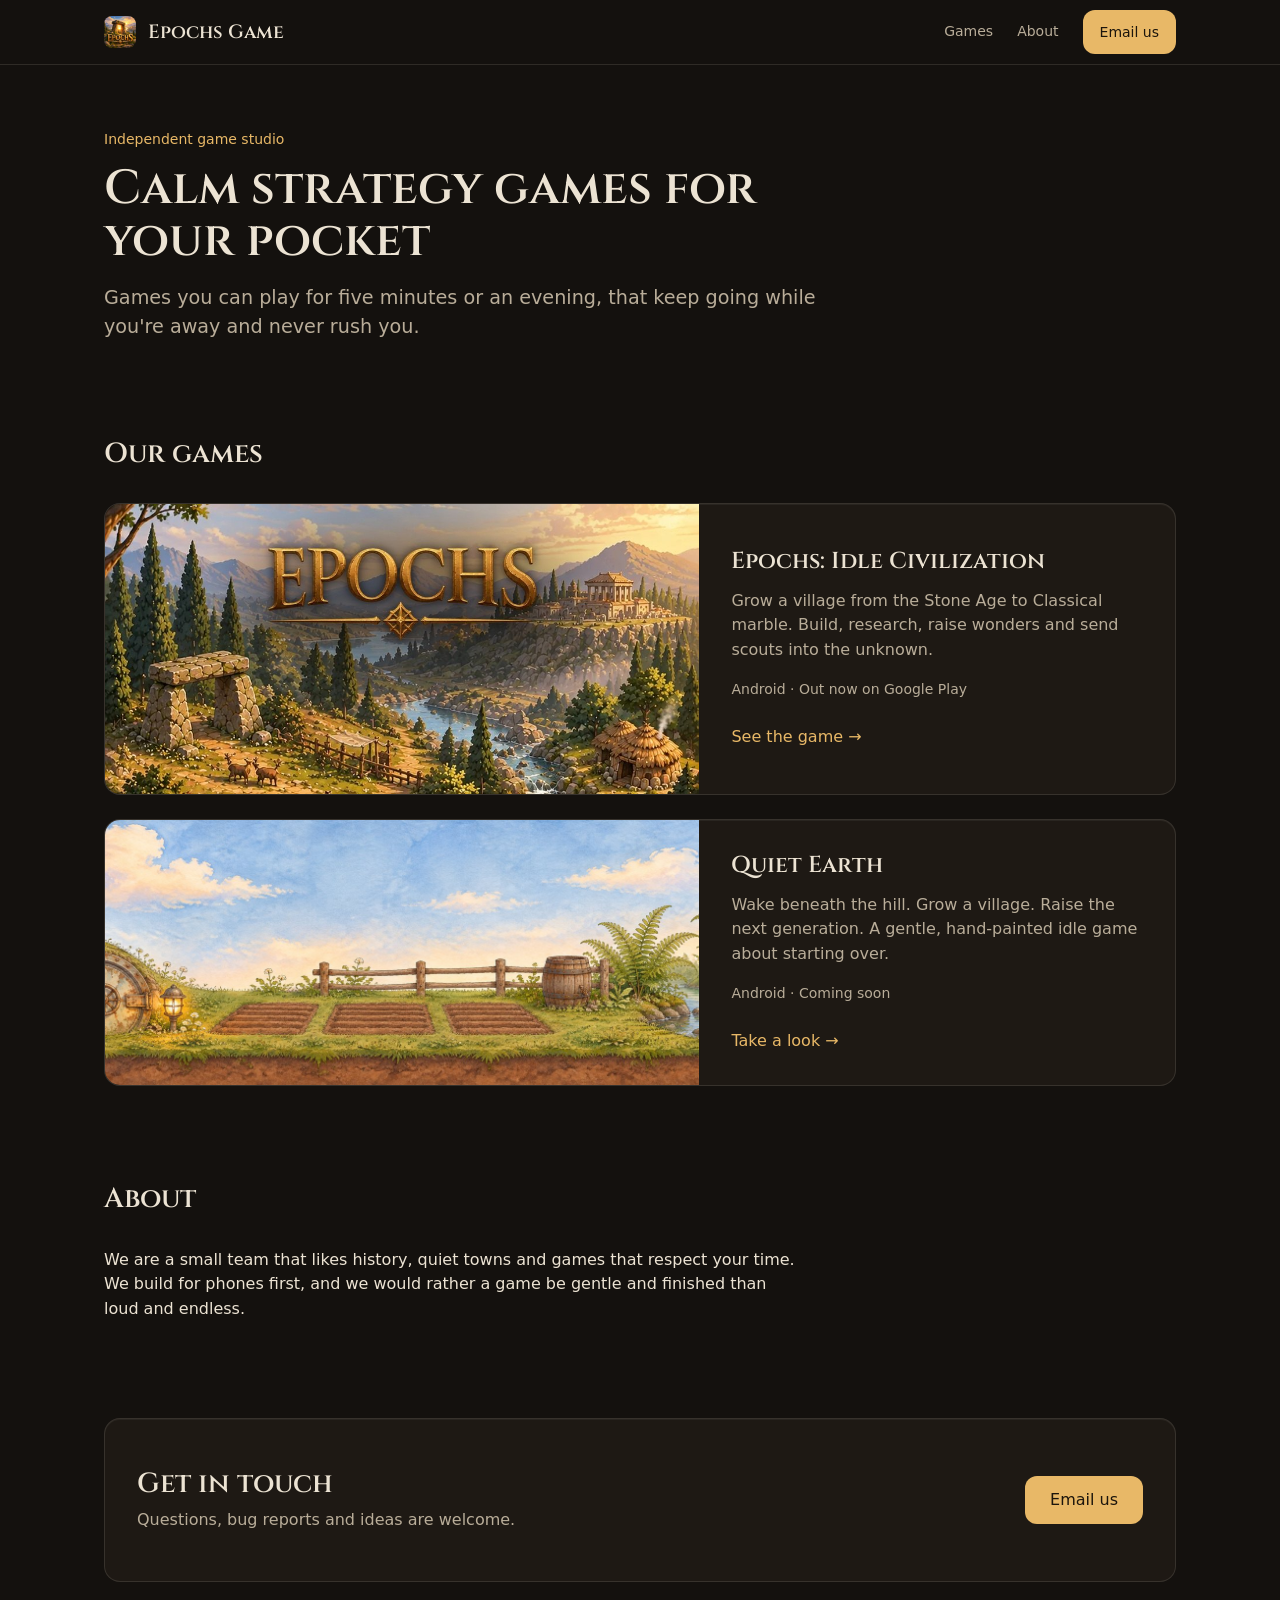
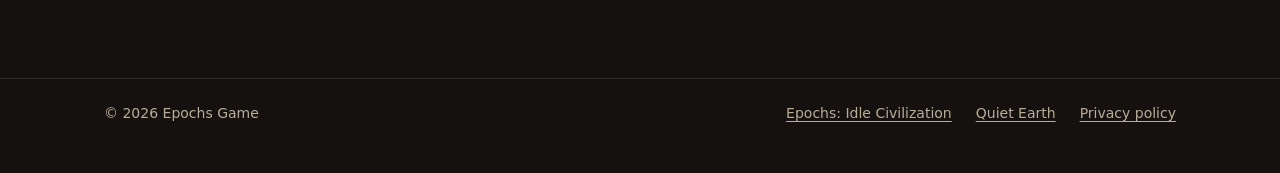
<file: index.html>
<!doctype html>
<html lang="en">
<head>
  <meta charset="utf-8">
  <meta name="viewport" content="width=device-width, initial-scale=1">
  <title>Epochs Game</title>
  <meta name="description" content="Epochs Game is an independent studio making calm strategy games for phones. Makers of Epochs: Idle Civilization and the upcoming Quiet Earth.">
  <meta property="og:title" content="Epochs Game">
  <meta property="og:description" content="An independent studio making calm strategy games for phones.">
  <meta property="og:image" content="https://playepochs.com/img/feature.jpg">
  <meta property="og:type" content="website">
  <meta name="twitter:card" content="summary_large_image">
  <meta name="theme-color" content="#14110e">
  <link rel="icon" href="img/icon-192.png">
  <link rel="stylesheet" href="style.css?v=3">
</head>
<body>

<header class="nav">
  <div class="wrap">
    <a class="brand" href="./"><img src="img/icon-192.png" alt="" width="32" height="32">Epochs Game</a>
    <nav class="nav-links" aria-label="Main">
      <a href="#games">Games</a>
      <a href="#about">About</a>
      <a class="btn small" href="mailto:sontrinhhuubao@gmail.com">Email us</a>
    </nav>
  </div>
</header>

<main class="wrap">
  <div class="hero">
    <div class="hero-text">
      <p class="eyebrow">Independent game studio</p>
      <h1>Calm strategy games for your pocket</h1>
      <p class="lede">Games you can play for five minutes or an evening, that keep going while you're away and never
      rush you.</p>
    </div>
  </div>

  <section id="games">
    <div class="section-head"><h2>Our games</h2></div>
    <div class="games">
      <a class="game" href="epochs-idle/">
        <img src="img/feature.jpg" alt="Epochs: a river valley with a stone dolmen, thatched huts and a marble temple on a hill" width="1024" height="500">
        <div class="game-body">
          <h3>Epochs: Idle Civilization</h3>
          <p>Grow a village from the Stone Age to Classical marble. Build, research, raise wonders and send scouts
          into the unknown.</p>
          <p class="muted status">Android · Out now on Google Play</p>
          <p class="more">See the game →</p>
        </div>
      </a>
      <a class="game" href="quiet-earth/">
        <img src="img/qe/hero.jpg" alt="Quiet Earth: a grassy hilltop with a round door set into the hill, tilled plots and a river" width="1620" height="540">
        <div class="game-body">
          <h3>Quiet Earth</h3>
          <p>Wake beneath the hill. Grow a village. Raise the next generation. A gentle, hand-painted idle game about
          starting over.</p>
          <p class="muted status">Android · Coming soon</p>
          <p class="more">Take a look →</p>
        </div>
      </a>
    </div>
  </section>

  <section id="about">
    <div class="section-head"><h2>About</h2></div>
    <p class="prose">We are a small team that likes history, quiet towns and games that respect your time. We build for
    phones first, and we would rather a game be gentle and finished than loud and endless.</p>
  </section>

  <section id="contact">
    <div class="band">
      <div>
        <h2>Get in touch</h2>
        <p>Questions, bug reports and ideas are welcome.</p>
      </div>
      <a class="btn" href="mailto:sontrinhhuubao@gmail.com">Email us</a>
    </div>
  </section>
</main>

<footer class="footer">
  <div class="wrap">
    <span>© 2026 Epochs Game</span>
    <a href="epochs-idle/">Epochs: Idle Civilization</a>
    <a href="quiet-earth/">Quiet Earth</a>
    <a href="privacy/">Privacy policy</a>
  </div>
</footer>
</body>
</html>
</file>
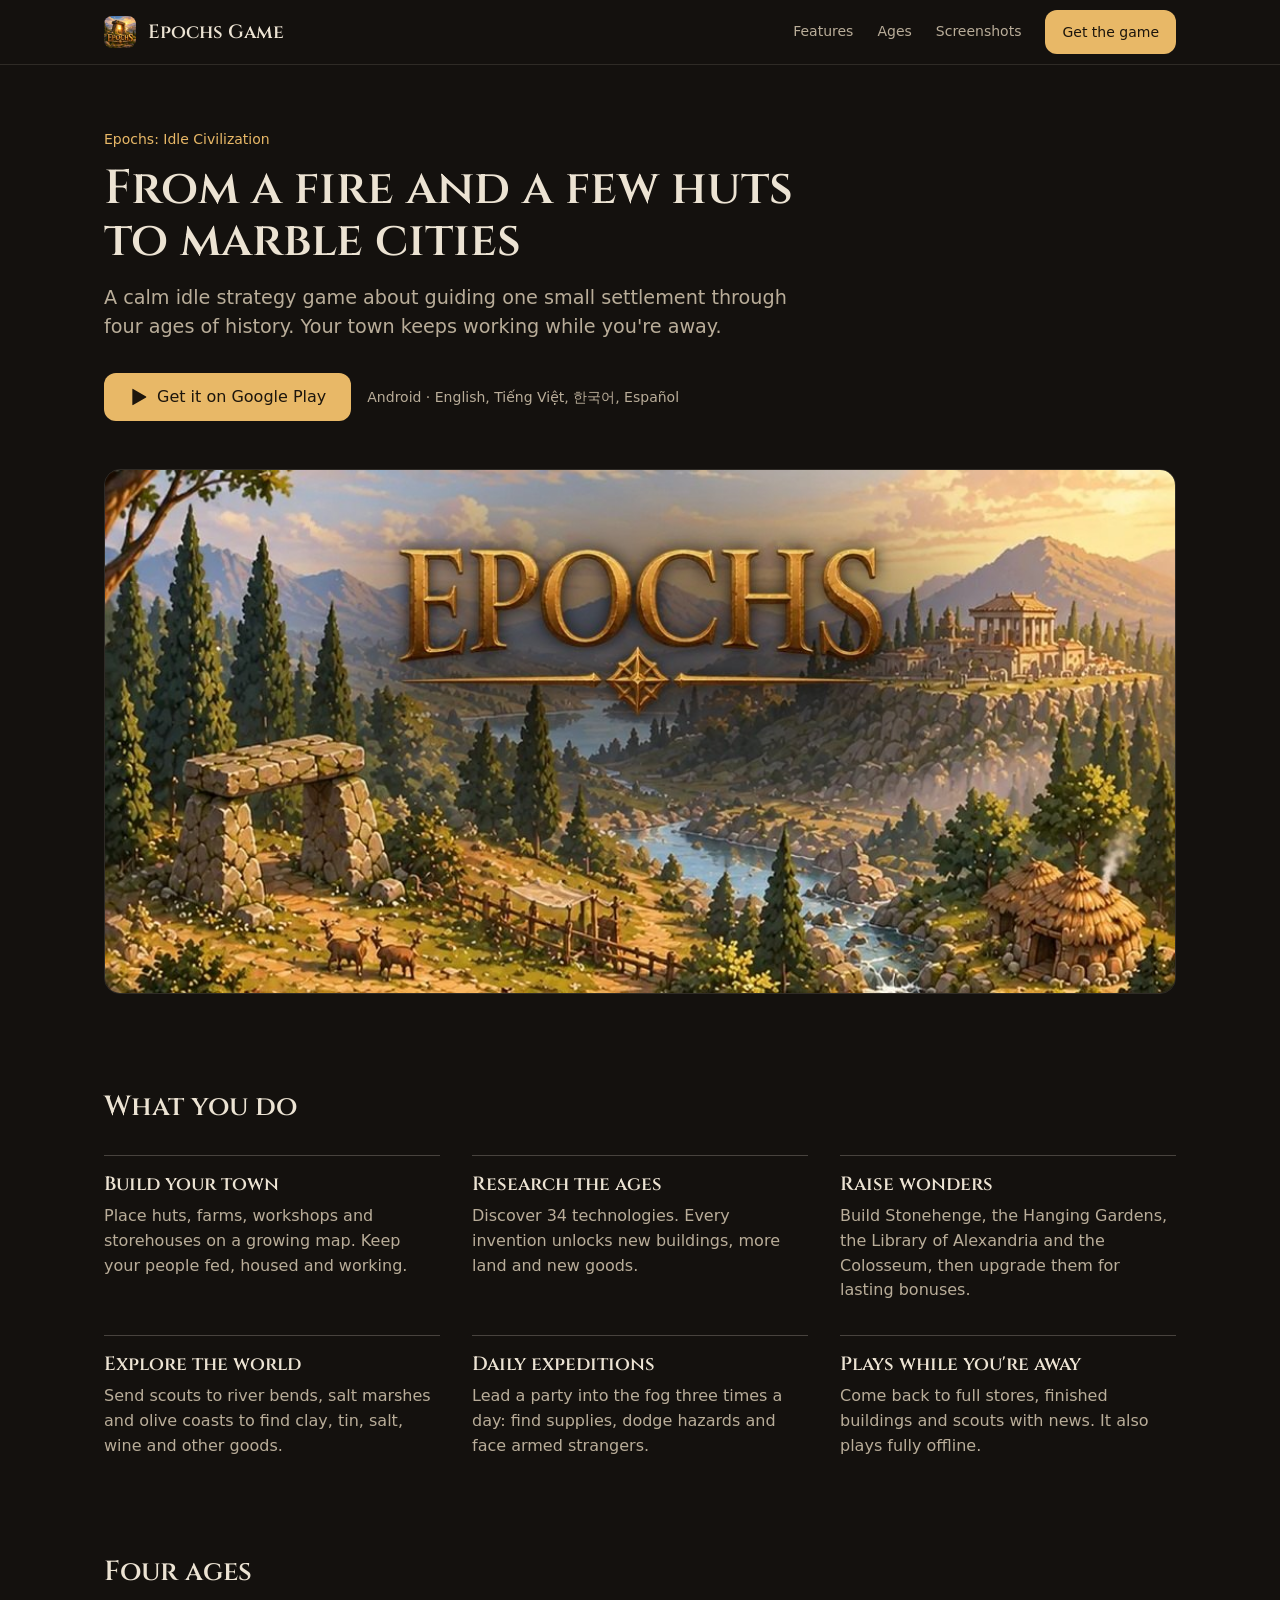
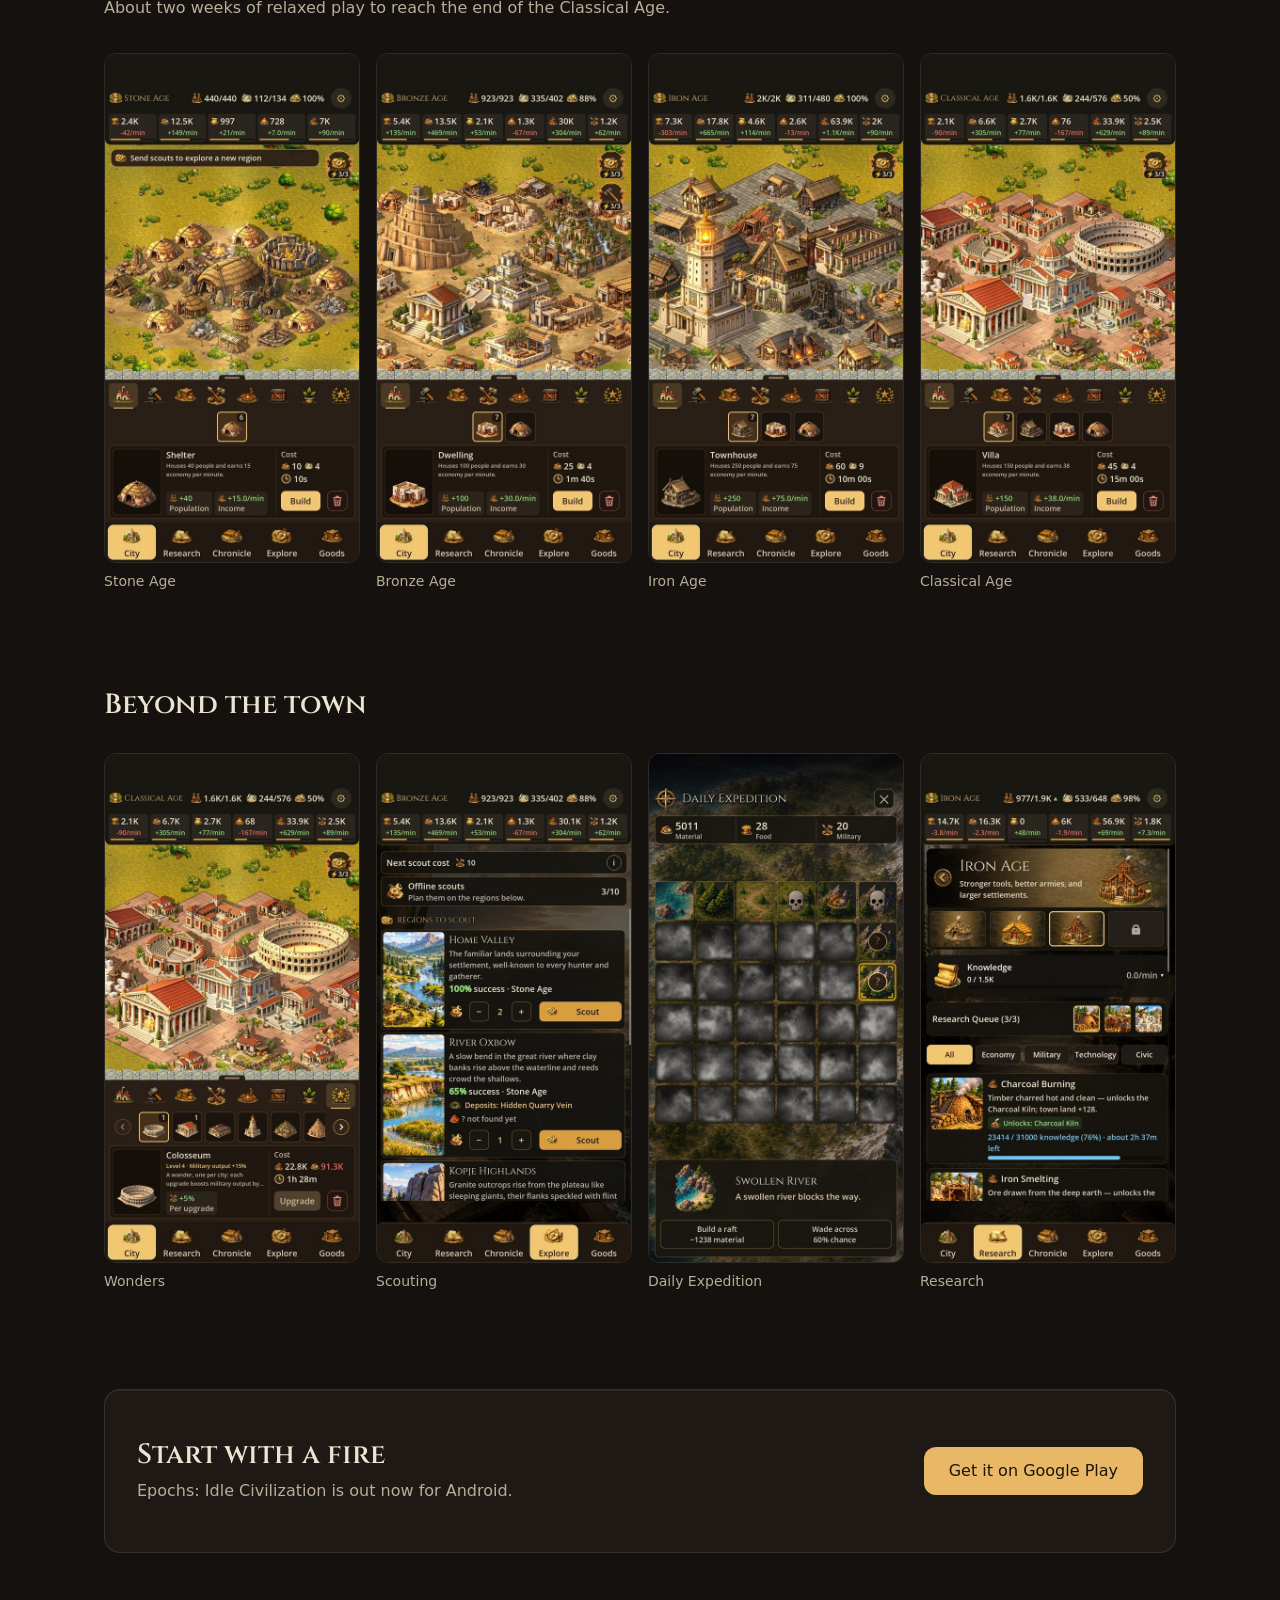
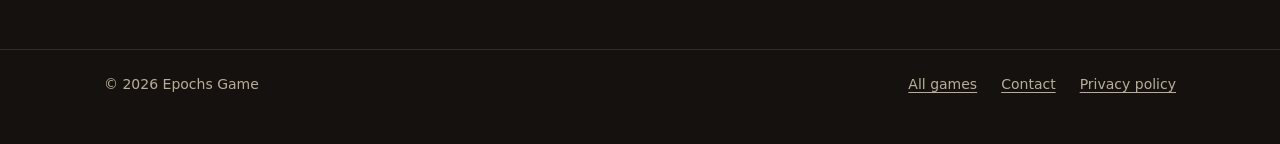
<file: epochs-idle/index.html>
<!doctype html>
<html lang="en">
<head>
  <meta charset="utf-8">
  <meta name="viewport" content="width=device-width, initial-scale=1">
  <title>Epochs: Idle Civilization</title>
  <meta name="description" content="Grow a village from the Stone Age to Classical marble, even while you're away. A calm idle strategy game for Android.">
  <meta property="og:title" content="Epochs: Idle Civilization">
  <meta property="og:description" content="Grow a village from the Stone Age to Classical marble, even while you're away.">
  <meta property="og:image" content="https://playepochs.com/img/feature.jpg">
  <meta property="og:type" content="website">
  <meta name="twitter:card" content="summary_large_image">
  <meta name="theme-color" content="#14110e">
  <link rel="icon" href="../img/icon-192.png">
  <link rel="stylesheet" href="../style.css?v=3">
</head>
<body>

<header class="nav">
  <div class="wrap">
    <a class="brand" href="../"><img src="../img/icon-192.png" alt="" width="32" height="32">Epochs Game</a>
    <nav class="nav-links" aria-label="Main">
      <a href="#features">Features</a>
      <a href="#ages">Ages</a>
      <a href="#screens">Screenshots</a>
      <a class="btn small" href="https://play.google.com/store/apps/details?id=com.epochsgame.epochsidle">Get the game</a>
    </nav>
  </div>
</header>

<main class="wrap">
  <div class="hero">
    <div class="hero-text">
      <p class="eyebrow">Epochs: Idle Civilization</p>
      <h1>From a fire and a few huts to marble cities</h1>
      <p class="lede">A calm idle strategy game about guiding one small settlement through four ages of history. Your
      town keeps working while you're away.</p>
      <div class="actions">
        <a class="btn" href="https://play.google.com/store/apps/details?id=com.epochsgame.epochsidle">
          <svg viewBox="0 0 24 24" width="20" height="20" aria-hidden="true"><path fill="currentColor" d="M4 2.8v18.4c0 .5.5.8.9.5l15.6-9.2c.4-.2.4-.8 0-1L4.9 2.3c-.4-.3-.9 0-.9.5z"/></svg>
          Get it on Google Play
        </a>
        <p class="muted">Android · English, Tiếng Việt, 한국어, Español</p>
      </div>
    </div>
    <div class="hero-art">
      <img src="../img/feature.jpg" alt="Epochs: a river valley with a stone dolmen, thatched huts and a marble temple on a hill" width="1024" height="500">
    </div>
  </div>

  <section id="features">
    <div class="section-head"><h2>What you do</h2></div>
    <ul class="features">
      <li><h3>Build your town</h3><p>Place huts, farms, workshops and storehouses on a growing map. Keep your people fed, housed and working.</p></li>
      <li><h3>Research the ages</h3><p>Discover 34 technologies. Every invention unlocks new buildings, more land and new goods.</p></li>
      <li><h3>Raise wonders</h3><p>Build Stonehenge, the Hanging Gardens, the Library of Alexandria and the Colosseum, then upgrade them for lasting bonuses.</p></li>
      <li><h3>Explore the world</h3><p>Send scouts to river bends, salt marshes and olive coasts to find clay, tin, salt, wine and other goods.</p></li>
      <li><h3>Daily expeditions</h3><p>Lead a party into the fog three times a day: find supplies, dodge hazards and face armed strangers.</p></li>
      <li><h3>Plays while you're away</h3><p>Come back to full stores, finished buildings and scouts with news. It also plays fully offline.</p></li>
    </ul>
  </section>

  <section id="ages">
    <div class="section-head">
      <h2>Four ages</h2>
      <p>About two weeks of relaxed play to reach the end of the Classical Age.</p>
    </div>
    <div class="shots">
      <figure><img src="../img/4-stone.jpg" alt="A Stone Age town of thatched shelters" loading="lazy" width="540" height="1080"><figcaption>Stone Age</figcaption></figure>
      <figure><img src="../img/3-bronze.jpg" alt="A Bronze Age town with a ziggurat" loading="lazy" width="540" height="1080"><figcaption>Bronze Age</figcaption></figure>
      <figure><img src="../img/2-iron.jpg" alt="An Iron Age town with a lighthouse" loading="lazy" width="540" height="1080"><figcaption>Iron Age</figcaption></figure>
      <figure><img src="../img/1-classical.jpg" alt="A Classical town with temples and the Colosseum" loading="lazy" width="540" height="1080"><figcaption>Classical Age</figcaption></figure>
    </div>
  </section>

  <section id="screens">
    <div class="section-head"><h2>Beyond the town</h2></div>
    <div class="shots">
      <figure><img src="../img/5-wonders.jpg" alt="Upgrading the Colosseum wonder" loading="lazy" width="540" height="1080"><figcaption>Wonders</figcaption></figure>
      <figure><img src="../img/6-explore.jpg" alt="Choosing regions to scout" loading="lazy" width="540" height="1080"><figcaption>Scouting</figcaption></figure>
      <figure><img src="../img/7-expedition.jpg" alt="A Daily Expedition map covered in fog" loading="lazy" width="540" height="1080"><figcaption>Daily Expedition</figcaption></figure>
      <figure><img src="../img/8-research.jpg" alt="The Iron Age research list" loading="lazy" width="540" height="1080"><figcaption>Research</figcaption></figure>
    </div>
  </section>

  <section>
    <div class="band">
      <div>
        <h2>Start with a fire</h2>
        <p>Epochs: Idle Civilization is out now for Android.</p>
      </div>
      <a class="btn" href="https://play.google.com/store/apps/details?id=com.epochsgame.epochsidle">Get it on Google Play</a>
    </div>
  </section>
</main>

<footer class="footer">
  <div class="wrap">
    <span>© 2026 Epochs Game</span>
    <a href="../">All games</a>
    <a href="mailto:sontrinhhuubao@gmail.com">Contact</a>
    <a href="../privacy/">Privacy policy</a>
  </div>
</footer>
</body>
</html>
</file>
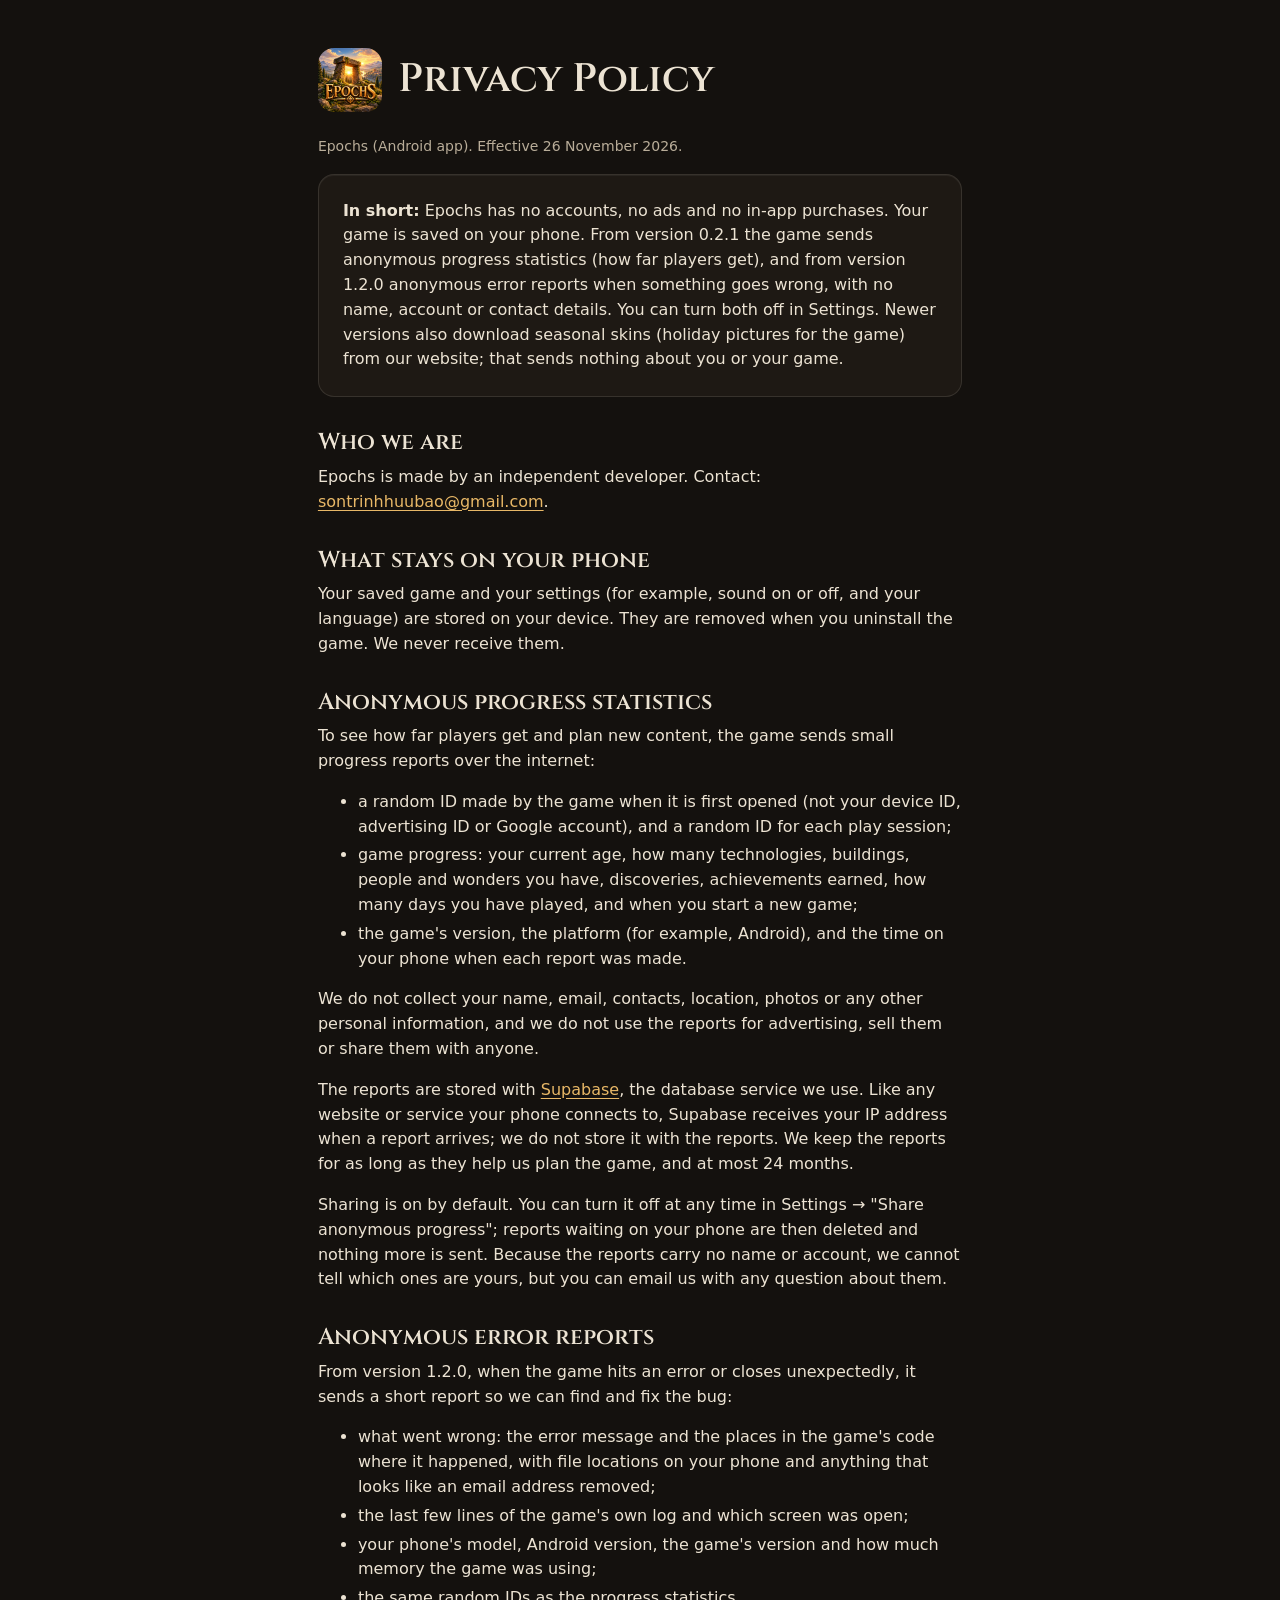
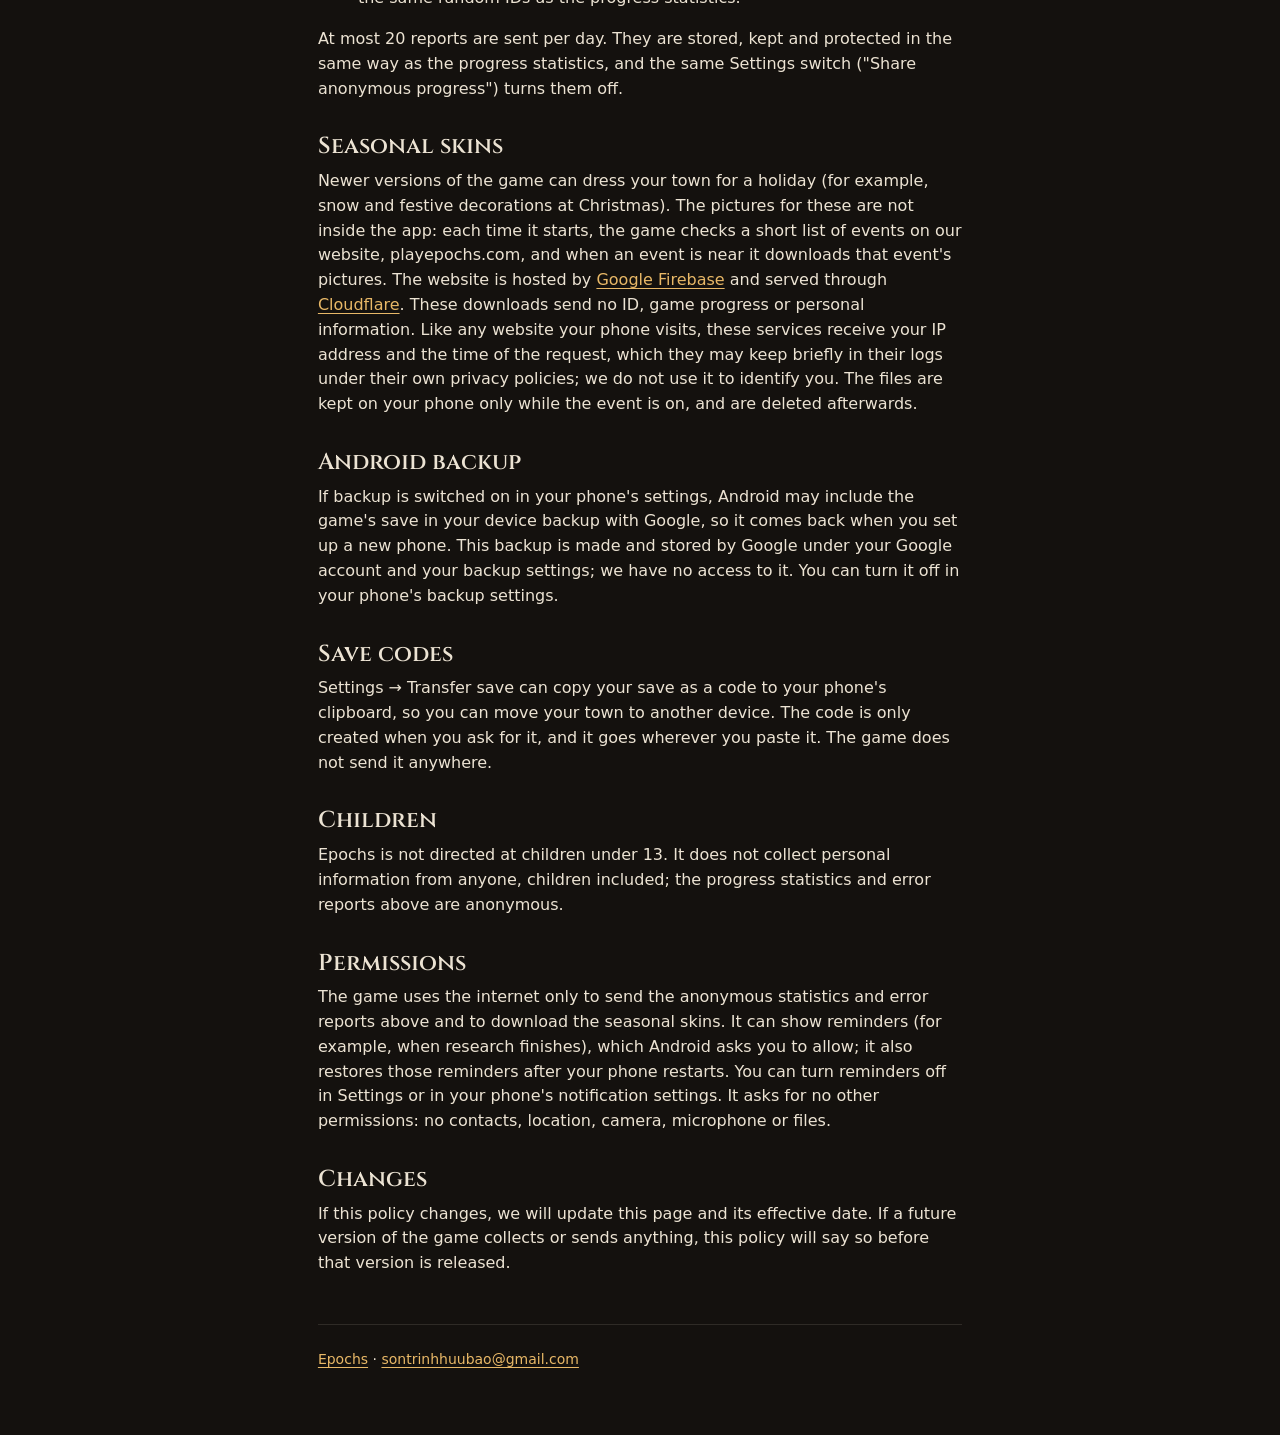
<file: privacy/index.html>
<!doctype html>
<html lang="en">
<head>
  <meta charset="utf-8">
  <meta name="viewport" content="width=device-width, initial-scale=1">
  <title>Epochs Privacy Policy</title>
  <meta name="description" content="What Epochs stores on your phone, and the anonymous progress statistics it can send.">
  <link rel="icon" href="../icon.png">
  <link rel="stylesheet" href="../style.css?v=3">
</head>
<body>
<main class="article">
  <header>
    <a href="../"><img src="../icon.png" alt="Epochs app icon"></a>
    <h1>Privacy Policy</h1>
  </header>

  <p class="muted">Epochs (Android app). Effective 26 November 2026.</p>

  <div class="card">
    <p><strong>In short:</strong> Epochs has no accounts, no ads and no in-app purchases. Your game is saved on your
    phone. From version 0.2.1 the game sends anonymous progress statistics (how far players get), and from version
    1.2.0 anonymous error reports when something goes wrong, with no name, account or contact details. You can turn
    both off in Settings. Newer versions also download seasonal skins (holiday pictures for the game) from our
    website; that sends nothing about you or your game.</p>
  </div>

  <h2>Who we are</h2>
  <p>Epochs is made by an independent developer. Contact:
  <a href="mailto:sontrinhhuubao@gmail.com">sontrinhhuubao@gmail.com</a>.</p>

  <h2>What stays on your phone</h2>
  <p>Your saved game and your settings (for example, sound on or off, and your language) are stored on your device.
  They are removed when you uninstall the game. We never receive them.</p>

  <h2>Anonymous progress statistics</h2>
  <p>To see how far players get and plan new content, the game sends small progress reports over the internet:</p>
  <ul>
    <li>a random ID made by the game when it is first opened (not your device ID, advertising ID or Google account),
    and a random ID for each play session;</li>
    <li>game progress: your current age, how many technologies, buildings, people and wonders you have, discoveries, achievements
    earned, how many days you have played, and when you start a new game;</li>
    <li>the game's version, the platform (for example, Android), and the time on your phone when each report was made.</li>
  </ul>
  <p>We do not collect your name, email, contacts, location, photos or any other personal information, and we do not
  use the reports for advertising, sell them or share them with anyone.</p>
  <p>The reports are stored with <a href="https://supabase.com/privacy">Supabase</a>, the database service we use.
  Like any website or service your phone connects to, Supabase receives your IP address when a report arrives; we do
  not store it with the reports. We keep the reports for as long as they help us plan the game, and at most 24 months.</p>
  <p>Sharing is on by default. You can turn it off at any time in Settings &rarr; "Share anonymous progress"; reports
  waiting on your phone are then deleted and nothing more is sent. Because the reports carry no name or account, we
  cannot tell which ones are yours, but you can email us with any question about them.</p>

  <h2>Anonymous error reports</h2>
  <p>From version 1.2.0, when the game hits an error or closes unexpectedly, it sends a short report so we can find and
  fix the bug:</p>
  <ul>
    <li>what went wrong: the error message and the places in the game's code where it happened, with file locations on
    your phone and anything that looks like an email address removed;</li>
    <li>the last few lines of the game's own log and which screen was open;</li>
    <li>your phone's model, Android version, the game's version and how much memory the game was using;</li>
    <li>the same random IDs as the progress statistics.</li>
  </ul>
  <p>At most 20 reports are sent per day. They are stored, kept and protected in the same way as the progress
  statistics, and the same Settings switch ("Share anonymous progress") turns them off.</p>

  <h2>Seasonal skins</h2>
  <p>Newer versions of the game can dress your town for a holiday (for example, snow and festive decorations at
  Christmas). The pictures for these are not inside the app: each time it starts, the game checks a short list of
  events on our website, playepochs.com, and when an event is near it downloads that event's pictures. The website is
  hosted by
  <a href="https://firebase.google.com/support/privacy">Google Firebase</a> and served through
  <a href="https://www.cloudflare.com/privacypolicy/">Cloudflare</a>. These downloads send no ID, game progress or
  personal information. Like any website your phone visits, these services receive your IP address and the time of
  the request, which they may keep briefly in their logs under their own privacy policies; we do not use it to
  identify you. The files are kept on your phone only while the event is on, and are deleted afterwards.</p>

  <h2>Android backup</h2>
  <p>If backup is switched on in your phone's settings, Android may include the game's save in your device backup with
  Google, so it comes back when you set up a new phone. This backup is made and stored by Google under your Google
  account and your backup settings; we have no access to it. You can turn it off in your phone's backup settings.</p>

  <h2>Save codes</h2>
  <p>Settings &rarr; Transfer save can copy your save as a code to your phone's clipboard, so you can move your town to
  another device. The code is only created when you ask for it, and it goes wherever you paste it. The game does not
  send it anywhere.</p>

  <h2>Children</h2>
  <p>Epochs is not directed at children under 13. It does not collect personal information from anyone, children
  included; the progress statistics and error reports above are anonymous.</p>

  <h2>Permissions</h2>
  <p>The game uses the internet only to send the anonymous statistics and error reports above and to download the
  seasonal skins. It can show reminders
  (for example, when research finishes), which Android asks you to allow; it also restores those reminders after your
  phone restarts. You can turn reminders off in Settings or in your phone's notification settings. It asks for no
  other permissions: no contacts, location, camera, microphone or files.</p>

  <h2>Changes</h2>
  <p>If this policy changes, we will update this page and its effective date. If a future version of the game collects
  or sends anything, this policy will say so before that version is released.</p>

  <footer>
    <a href="../">Epochs</a> &middot; <a href="mailto:sontrinhhuubao@gmail.com">sontrinhhuubao@gmail.com</a>
  </footer>
</main>
</body>
</html>
</file>
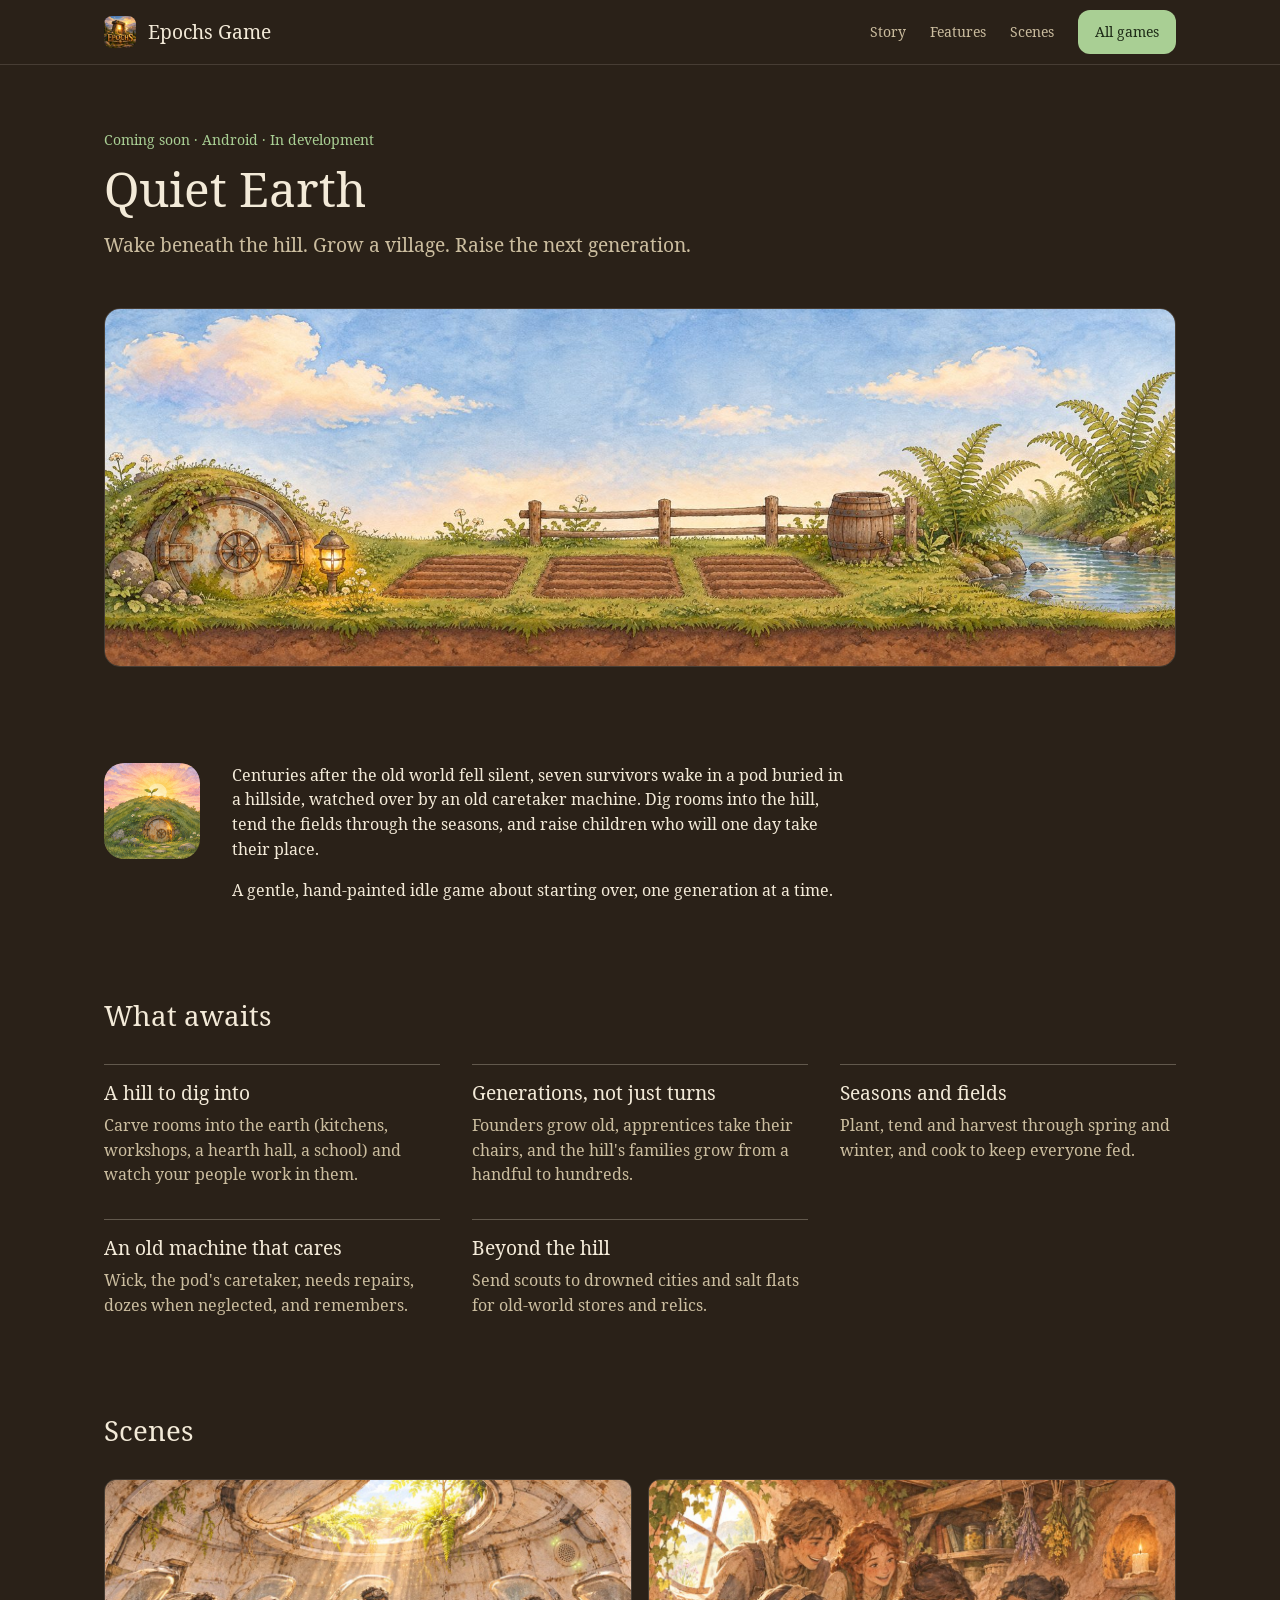
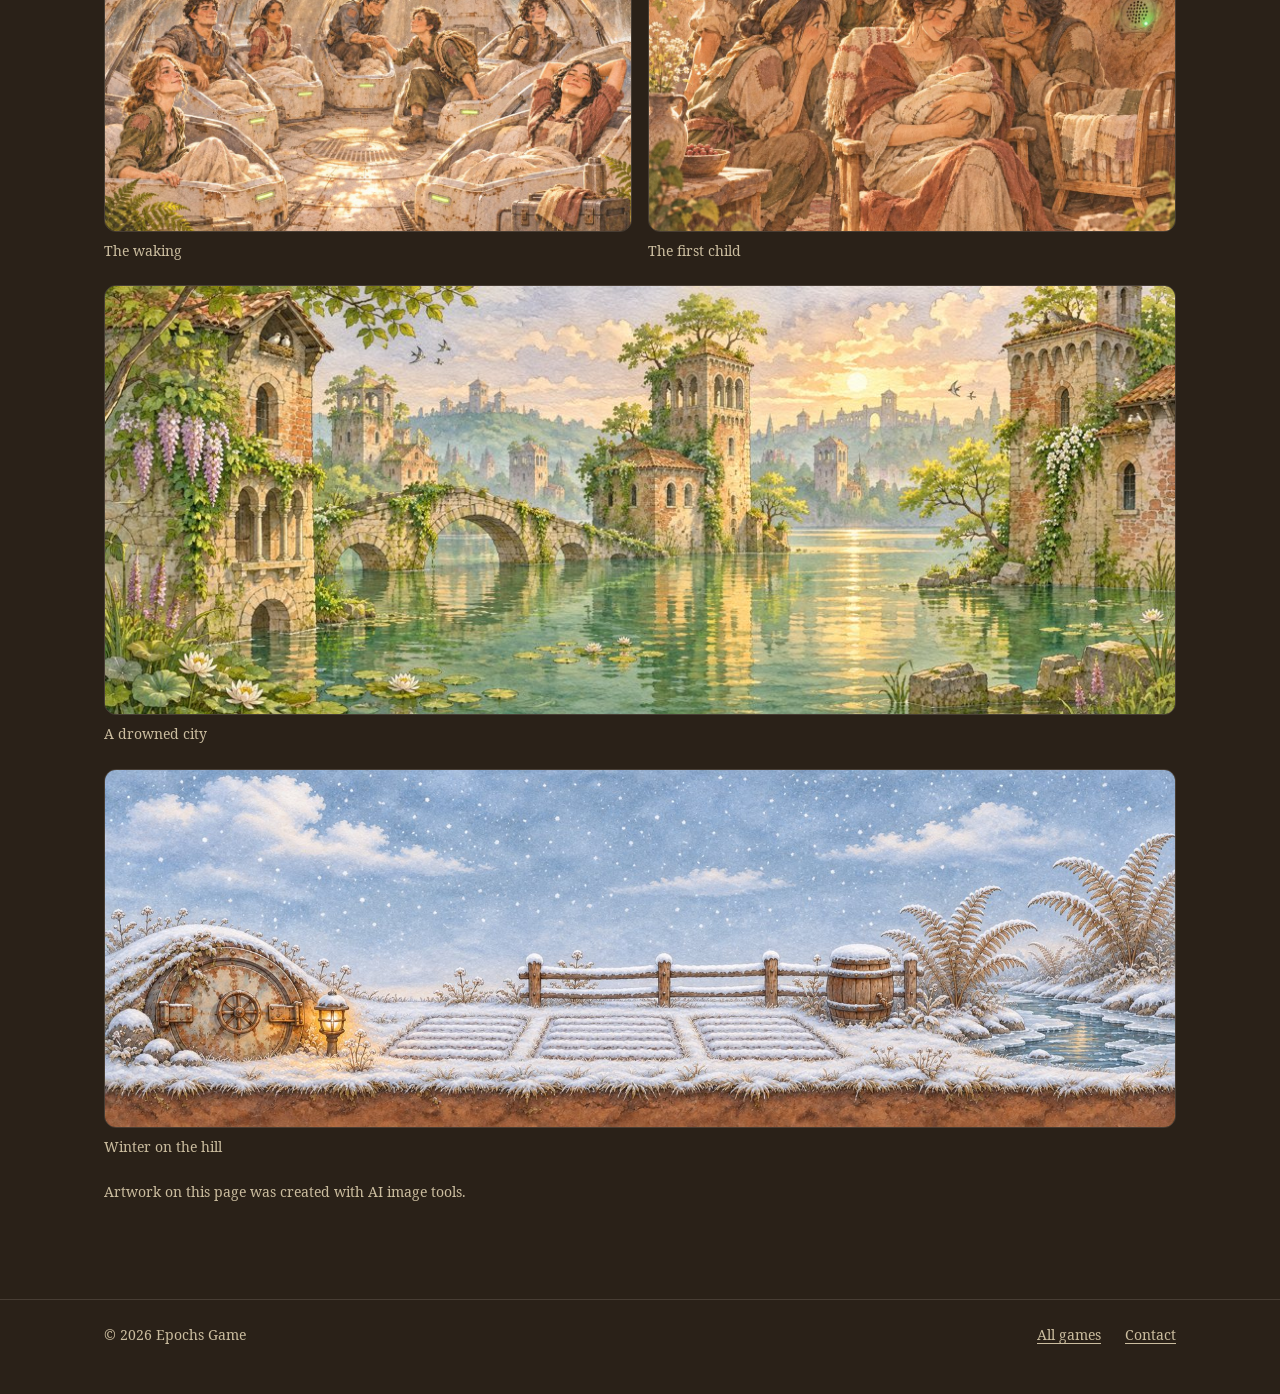
<file: quiet-earth/index.html>
<!doctype html>
<html lang="en">
<head>
  <meta charset="utf-8">
  <meta name="viewport" content="width=device-width, initial-scale=1">
  <title>Quiet Earth</title>
  <meta name="description" content="Wake beneath the hill. Grow a village. Raise the next generation. A gentle, hand-painted idle game, in development for Android.">
  <meta property="og:title" content="Quiet Earth">
  <meta property="og:description" content="Wake beneath the hill. Grow a village. Raise the next generation.">
  <meta property="og:image" content="https://playepochs.com/img/qe/hero.jpg">
  <meta property="og:type" content="website">
  <meta name="twitter:card" content="summary_large_image">
  <meta name="theme-color" content="#2a2118">
  <link rel="icon" href="../img/qe/icon-192.png">
  <link rel="stylesheet" href="../style.css?v=3">
</head>
<body class="qe">

<header class="nav">
  <div class="wrap">
    <a class="brand" href="../"><img src="../img/icon-192.png" alt="" width="32" height="32">Epochs Game</a>
    <nav class="nav-links" aria-label="Main">
      <a href="#story">Story</a>
      <a href="#features">Features</a>
      <a href="#scenes">Scenes</a>
      <a class="btn small" href="../">All games</a>
    </nav>
  </div>
</header>

<main class="wrap">
  <div class="hero">
    <div class="hero-text">
      <p class="eyebrow">Coming soon · Android · In development</p>
      <h1>Quiet Earth</h1>
      <p class="lede">Wake beneath the hill. Grow a village. Raise the next generation.</p>
    </div>
    <div class="hero-art">
      <img src="../img/qe/hero.jpg" alt="A grassy hilltop in summer: a round door set into the hill, three tilled plots, a fence, a barrel and a river" width="1620" height="540">
    </div>
  </div>

  <section id="story">
    <div class="story">
      <img src="../img/qe/icon-192.png" alt="Quiet Earth app icon: a sprout on a hill with a round door" width="96" height="96">
      <div class="prose">
        <p>Centuries after the old world fell silent, seven survivors wake in a pod buried in a hillside, watched over
        by an old caretaker machine. Dig rooms into the hill, tend the fields through the seasons, and raise children
        who will one day take their place.</p>
        <p>A gentle, hand-painted idle game about starting over, one generation at a time.</p>
      </div>
    </div>
  </section>

  <section id="features">
    <div class="section-head"><h2>What awaits</h2></div>
    <ul class="features">
      <li><h3>A hill to dig into</h3><p>Carve rooms into the earth (kitchens, workshops, a hearth hall, a school) and watch your people work in them.</p></li>
      <li><h3>Generations, not just turns</h3><p>Founders grow old, apprentices take their chairs, and the hill's families grow from a handful to hundreds.</p></li>
      <li><h3>Seasons and fields</h3><p>Plant, tend and harvest through spring and winter, and cook to keep everyone fed.</p></li>
      <li><h3>An old machine that cares</h3><p>Wick, the pod's caretaker, needs repairs, dozes when neglected, and remembers.</p></li>
      <li><h3>Beyond the hill</h3><p>Send scouts to drowned cities and salt flats for old-world stores and relics.</p></li>
    </ul>
  </section>

  <section id="scenes">
    <div class="section-head"><h2>Scenes</h2></div>
    <div class="scenes">
      <figure><img src="../img/qe/waking.jpg" alt="Seven survivors waking in their sleep pods as light falls through the opened roof" loading="lazy" width="1080" height="720"><figcaption>The waking</figcaption></figure>
      <figure><img src="../img/qe/first-child.jpg" alt="The founders gathered round the first baby born on the hill" loading="lazy" width="1080" height="720"><figcaption>The first child</figcaption></figure>
      <figure class="wide"><img src="../img/qe/drowned-city.jpg" alt="A flooded old-world town with ivy-covered towers and a stone bridge" loading="lazy" width="1080" height="432"><figcaption>A drowned city</figcaption></figure>
      <figure class="wide"><img src="../img/qe/winter.jpg" alt="The same hilltop under snow in winter" loading="lazy" width="1620" height="540"><figcaption>Winter on the hill</figcaption></figure>
    </div>
    <p class="note">Artwork on this page was created with AI image tools.</p>
  </section>
</main>

<footer class="footer">
  <div class="wrap">
    <span>© 2026 Epochs Game</span>
    <a href="../">All games</a>
    <a href="mailto:sontrinhhuubao@gmail.com">Contact</a>
  </div>
</footer>
</body>
</html>
</file>
<file: style.css>
/* Epochs Game site. Type: Minor Third scale, weights 400/500/600. Spacing: 4/8pt grid. */
@font-face {
  font-family: "Cinzel"; src: url("fonts/Cinzel-Variable.woff2") format("woff2");
  font-weight: 400 600; font-display: swap;
}
@font-face {
  font-family: "Noto Serif"; src: url("fonts/NotoSerif-Regular.woff2") format("woff2");
  font-weight: 400; font-display: swap;
}

:root {
  --bg: #14110e;            /* L0 canvas */
  --surface: #1e1914;       /* L1 cards, bands */
  --text: #ece3d3;
  --text-2: #b9ad99;
  --accent: #e8b867;        /* the one interactive hue */
  --accent-hover: #f1c986;
  --accent-ink: #1c150c;
  --border: rgba(236, 227, 211, 0.12);
  --border-strong: rgba(236, 227, 211, 0.24);
  --edge: inset 0 1px 0 rgba(255, 255, 255, 0.05);

  --s1: 4px; --s2: 8px; --s3: 12px; --s4: 16px; --s6: 24px; --s8: 32px; --s12: 48px; --s16: 64px; --s24: 96px;

  --t-meta: 0.75rem; --t-2: 0.875rem; --t-body: 1rem;
  --t-h4: 1.2rem; --t-h3: 1.44rem; --t-h2: 1.728rem; --t-h1: 2.488rem; --t-display: 2.986rem;

  --font-body: system-ui, -apple-system, "Segoe UI", Roboto, "Noto Sans", "Helvetica Neue", Arial, sans-serif;
  --font-head: "Cinzel", Georgia, "Times New Roman", serif;
  --w-head: 600;
  --radius: 16px;
}

* { box-sizing: border-box; }
html { -webkit-text-size-adjust: 100%; }
@media (prefers-reduced-motion: no-preference) { html { scroll-behavior: smooth; } }
body {
  margin: 0; background: var(--bg); color: var(--text);
  font: 400 var(--t-body)/1.55 var(--font-body);
}
img { max-width: 100%; height: auto; display: block; }
h1, h2, h3 { font-family: var(--font-head); font-weight: var(--w-head); color: var(--text); margin: 0; }
h1 { font-size: var(--t-h1); line-height: 1.15; }
h2 { font-size: var(--t-h2); line-height: 1.2; }
h3 { font-size: var(--t-h4); line-height: 1.25; }
p { margin: 0; }
a { color: var(--accent); text-underline-offset: 3px; }
a:hover { color: var(--accent-hover); }
:focus-visible { outline: 2px solid var(--accent); outline-offset: 3px; border-radius: 4px; }
.muted { color: var(--text-2); font-size: var(--t-2); }

.wrap { max-width: 1120px; margin: 0 auto; padding: 0 var(--s6); }
.prose { max-width: 68ch; }

/* Navbar: wayfinding plus one action. Opaque, no blur. */
.nav { position: sticky; top: 0; z-index: 5; background: var(--bg); border-bottom: 1px solid var(--border); }
.nav .wrap { display: flex; align-items: center; justify-content: space-between; gap: var(--s4); min-height: 64px; }
.brand {
  display: flex; align-items: center; gap: var(--s3); white-space: nowrap;
  font: var(--w-head) var(--t-h4)/1.25 var(--font-head); color: var(--text); text-decoration: none;
}
.brand:hover { color: var(--text); }
.brand img { width: 32px; height: 32px; border-radius: 8px; }
.nav-links { display: flex; align-items: center; gap: var(--s6); font-size: var(--t-2); }
.nav-links a:not(.btn) { color: var(--text-2); text-decoration: none; padding: var(--s3) 0; }
.nav-links a:not(.btn):hover { color: var(--text); }

/* Buttons: solid accent, no gradient, no hard shadow. */
.btn {
  display: inline-flex; align-items: center; justify-content: center; gap: var(--s2);
  min-height: 48px; padding: 0 var(--s6); border-radius: 12px; border: 1px solid transparent;
  background: var(--accent); color: var(--accent-ink);
  font: 500 var(--t-body)/1 var(--font-body); text-decoration: none;
}
.btn:hover { background: var(--accent-hover); color: var(--accent-ink); }
.btn.small { min-height: 44px; padding: 0 var(--s4); font-size: var(--t-2); }
.btn svg { flex: none; }

/* Hero: one promise, one action. */
.hero { padding: var(--s16) 0 0; }
.hero-text { max-width: 720px; }
.eyebrow { font-size: var(--t-2); font-weight: 500; color: var(--accent); margin-bottom: var(--s3); }
.hero h1 { font-size: clamp(var(--t-h1), 5vw, var(--t-display)); line-height: 1.1; }
.lede { font-size: var(--t-h4); line-height: 1.5; color: var(--text-2); margin-top: var(--s4); max-width: 60ch; }
.actions { display: flex; flex-wrap: wrap; align-items: center; gap: var(--s4); margin-top: var(--s8); }
.hero-art { margin-top: var(--s12); border-radius: var(--radius); border: 1px solid var(--border); overflow: hidden; }
.hero-art img { width: 100%; }

section { padding-top: var(--s24); }
.section-head { margin-bottom: var(--s8); }
.section-head p { color: var(--text-2); margin-top: var(--s2); max-width: 60ch; }

/* Features: hairline-topped columns, not a wall of boxes. */
.features { display: grid; grid-template-columns: repeat(3, 1fr); gap: var(--s8) var(--s8); margin: 0; padding: 0; list-style: none; }
.features li { border-top: 1px solid var(--border-strong); padding-top: var(--s4); }
.features p { color: var(--text-2); margin-top: var(--s2); }

/* Screenshot rows */
.shots { display: grid; grid-template-columns: repeat(4, 1fr); gap: var(--s4); }
.shots figure, .scenes figure { margin: 0; }
.shots img, .scenes img { width: 100%; border-radius: 12px; border: 1px solid var(--border); }
figcaption { color: var(--text-2); font-size: var(--t-2); margin-top: var(--s2); }
.scenes { display: grid; grid-template-columns: 1fr 1fr; gap: var(--s6) var(--s4); }
.scenes .wide { grid-column: 1 / -1; }

/* L1 surfaces: one neutral step up, 1px border, top edge light. */
.card, .band, .game {
  background: var(--surface); border: 1px solid var(--border); border-radius: var(--radius); box-shadow: var(--edge);
}
.card { padding: var(--s6); }
.band { padding: var(--s12) var(--s8); display: flex; align-items: center; justify-content: space-between; gap: var(--s6); flex-wrap: wrap; }
.band p { color: var(--text-2); margin-top: var(--s2); }

/* Studio: game list */
.games { display: grid; gap: var(--s6); }
.game { display: grid; grid-template-columns: 1.25fr 1fr; overflow: hidden; color: inherit; text-decoration: none; }
.game:hover { border-color: var(--border-strong); color: inherit; }
.game img { width: 100%; height: 100%; object-fit: cover; }
.game-body { padding: var(--s8); display: flex; flex-direction: column; justify-content: center; }
.game-body h3 { font-size: var(--t-h3); }
.game-body p { color: var(--text-2); margin-top: var(--s3); }
.game-body .status { font-size: var(--t-2); margin-top: var(--s4); }
.game-body .more { color: var(--accent); font-weight: 500; margin-top: var(--s6); }
.game:hover .more { text-decoration: underline; text-underline-offset: 3px; }

.note { color: var(--text-2); font-size: var(--t-2); margin-top: var(--s6); }

.footer { margin-top: var(--s24); border-top: 1px solid var(--border); }
.footer .wrap { display: flex; flex-wrap: wrap; gap: var(--s2) var(--s6); padding-top: var(--s6); padding-bottom: var(--s12); font-size: var(--t-2); color: var(--text-2); }
.footer a { color: var(--text-2); }
.footer a:hover { color: var(--text); }
.footer span { margin-right: auto; }

/* Quiet Earth: the game's paper tones on its splash brown, Noto Serif throughout. */
.qe {
  --bg: #2a2118; --surface: #33281d; --text: #f3ead8; --text-2: #cbbd9f;
  --accent: #a9cf94; --accent-hover: #c0dfae; --accent-ink: #1d2a16;
  --border: rgba(243, 234, 216, 0.14); --border-strong: rgba(243, 234, 216, 0.28);
  --font-body: "Noto Serif", Georgia, "Times New Roman", serif;
  --font-head: "Noto Serif", Georgia, "Times New Roman", serif;
  --w-head: 400;
}
.story { display: grid; grid-template-columns: 96px 1fr; gap: var(--s8); align-items: start; }
.story img { border-radius: 20px; }
.story p + p { margin-top: var(--s4); }

/* Privacy policy (article column) */
.article { max-width: 68ch; margin: 0 auto; padding: var(--s12) var(--s6) var(--s16); }
.article header { display: flex; align-items: center; gap: var(--s4); margin-bottom: var(--s6); }
.article header img { width: 64px; height: 64px; border-radius: 16px; }
.article header a { color: inherit; text-decoration: none; }
.article h1 { font-size: var(--t-h1); }
.article h2 { font-size: var(--t-h3); margin: var(--s8) 0 var(--s2); }
.article p, .article ul { margin: 0 0 var(--s4); }
.article li { margin-bottom: var(--s1); }
.article table { border-collapse: collapse; width: 100%; margin: var(--s2) 0 var(--s4); font-size: var(--t-2); }
.article th, .article td { text-align: left; vertical-align: top; padding: var(--s2) var(--s3); border-bottom: 1px solid var(--border); }
.article th { color: var(--text-2); font-weight: 500; }
.article .card { margin-bottom: var(--s6); }
.article .card p { margin: 0; }
.article footer { margin-top: var(--s12); padding-top: var(--s6); border-top: 1px solid var(--border); font-size: var(--t-2); }

@media (max-width: 900px) {
  .features { grid-template-columns: repeat(2, 1fr); }
  .game { grid-template-columns: 1fr; }
}
@media (max-width: 640px) {
  .wrap { padding: 0 var(--s4); }
  .nav-links a:not(.btn) { display: none; }
  .hero { padding-top: var(--s12); }
  .hero-art { margin-top: var(--s8); }
  section { padding-top: var(--s16); }
  .features { grid-template-columns: 1fr; gap: var(--s6); }
  .shots { grid-template-columns: repeat(2, 1fr); }
  .scenes { grid-template-columns: 1fr; }
  .band { padding: var(--s8) var(--s6); }
  .game-body { padding: var(--s6); }
  .story { grid-template-columns: 1fr; gap: var(--s4); }
  .story img { width: 72px; height: 72px; }
  .footer { margin-top: var(--s16); }
  .footer span { width: 100%; }
}
strong, b { font-weight: 600; }
</file>
